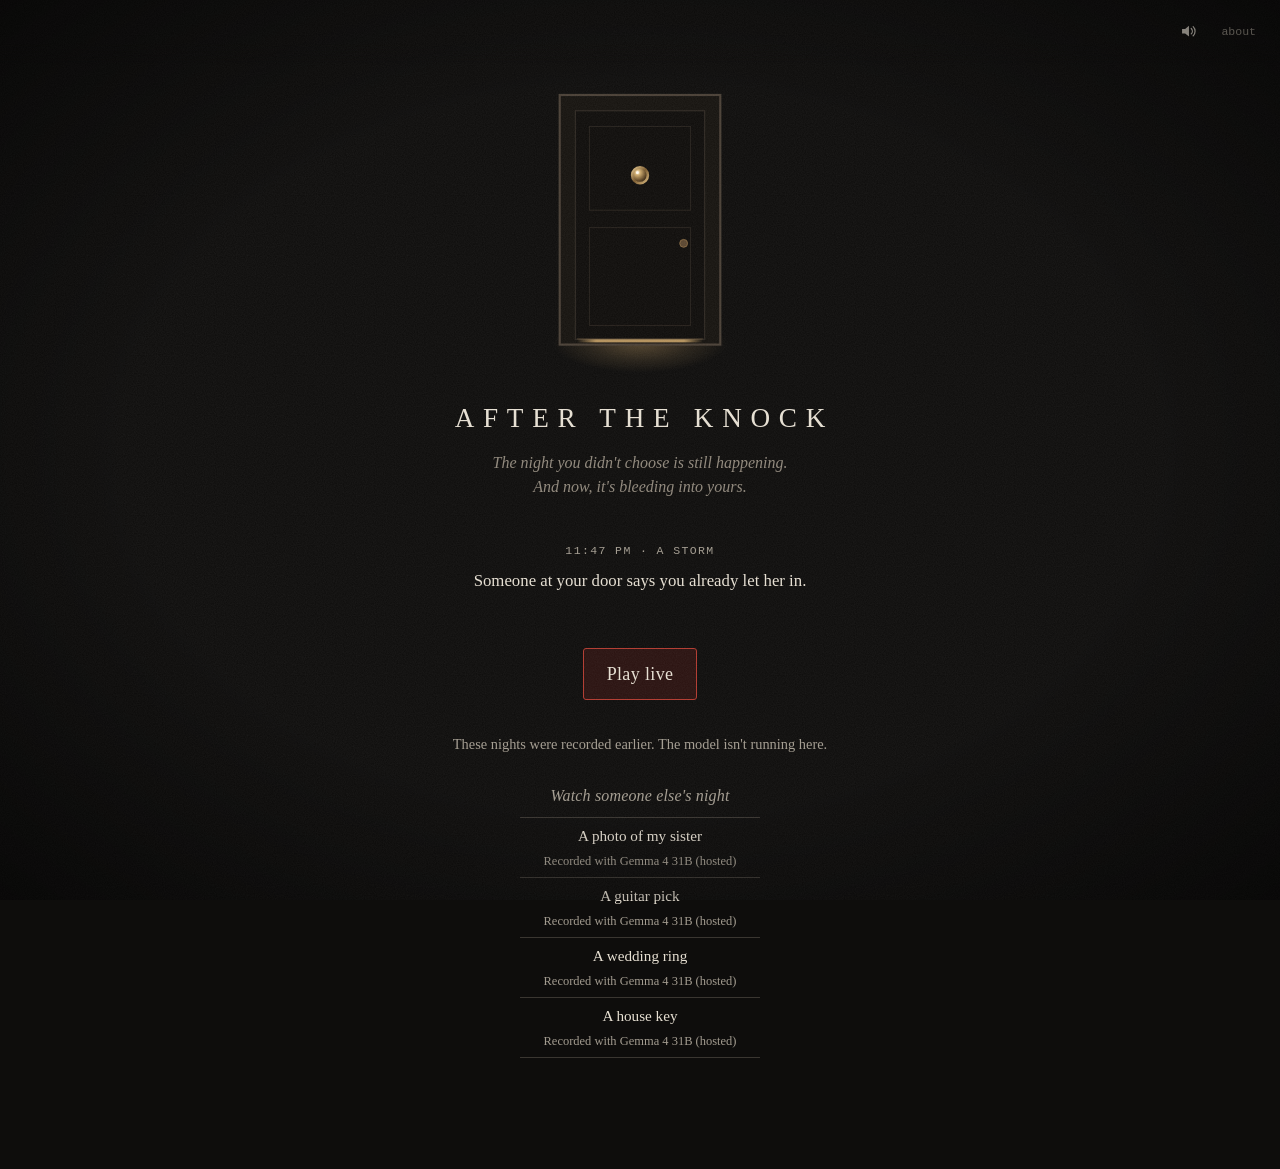
<file: site/index.html>
<!doctype html>
<html lang="en">
<head>
<meta charset="utf-8">
<meta name="viewport" content="width=device-width, initial-scale=1">
<title>After the Knock</title>
<meta name="description" content="The night you didn't choose is still happening.">
<meta property="og:title" content="After the Knock">
<meta property="og:description" content="The night you didn't choose is still happening.">
<link rel="preconnect" href="https://fonts.googleapis.com">
<!-- The handwriting font is only needed at a crossing: load it without blocking first paint. -->
<link rel="stylesheet" href="https://fonts.googleapis.com/css2?family=Caveat:wght@500&display=swap" media="print" onload="this.media='all'">
<noscript><link rel="stylesheet" href="https://fonts.googleapis.com/css2?family=Caveat:wght@500&display=swap"></noscript>
<link rel="stylesheet" href="style.css">
</head>
<body>
<header class="bar">
  <span class="mode" id="mode"></span>
  <span class="tools">
    <button class="tool sound-icon" id="sound-toggle" aria-pressed="true" aria-label="Sound" title="Sound on or off"><svg viewBox="0 0 24 24" aria-hidden="true" focusable="false"><path d="M4 9h4l5-4v14l-5-4H4z" fill="currentColor"/><path class="waves" d="M16 8.5a5 5 0 0 1 0 7M18.5 6a8.5 8.5 0 0 1 0 12" fill="none" stroke="currentColor" stroke-width="1.6" stroke-linecap="round"/><path class="slash" d="M16 9l6 6M22 9l-6 6" fill="none" stroke="currentColor" stroke-width="1.6" stroke-linecap="round"/></svg></button>
    <button class="tool" id="how" aria-expanded="false" aria-controls="drawer">about</button>
  </span>
</header>

<main id="stage">
  <section id="title" class="screen">
    <svg class="door" viewBox="0 0 220 330" aria-hidden="true" focusable="false">
      <defs>
        <linearGradient id="seam" x1="0" x2="1"><stop offset="0" stop-color="#f0c27a" stop-opacity="0"/><stop offset="0.15" stop-color="#f0c27a" stop-opacity="0.85"/><stop offset="0.85" stop-color="#f0c27a" stop-opacity="0.85"/><stop offset="1" stop-color="#f0c27a" stop-opacity="0"/></linearGradient>
        <radialGradient id="spill" cx="0.5" cy="0.5" r="0.5"><stop offset="0" stop-color="#f0c27a" stop-opacity="1"/><stop offset="0.6" stop-color="#f0c27a" stop-opacity="0.35"/><stop offset="1" stop-color="#f0c27a" stop-opacity="0"/></radialGradient>
        <radialGradient id="lens" cx="0.35" cy="0.32" r="0.75"><stop offset="0" stop-color="#fff4da"/><stop offset="0.25" stop-color="#c9a66a"/><stop offset="0.7" stop-color="#5e4524"/><stop offset="1" stop-color="#1e160d"/></radialGradient>
        <radialGradient id="lens-warm" cx="0.5" cy="0.5" r="0.5"><stop offset="0" stop-color="#ffe3a8"/><stop offset="0.55" stop-color="#f0c27a"/><stop offset="1" stop-color="#b9782e"/></radialGradient>
        <linearGradient id="rim" x1="0" y1="0" x2="1" y2="1"><stop offset="0" stop-color="#e2c48c"/><stop offset="0.5" stop-color="#7a5a2e"/><stop offset="1" stop-color="#d8b67a"/></linearGradient>
      </defs>
      <!-- light from the hallway behind the door, spilling onto the floor -->
      <ellipse class="spill" cx="110" cy="292" rx="100" ry="34" fill="url(#spill)"/>
      <rect x="18" y="8" width="184" height="286" fill="#16130f" stroke="#4a4036" stroke-width="2.5"/>
      <rect x="36" y="26" width="148" height="262" fill="#0f0d0b" stroke="#2c2620" stroke-width="1.5"/>
      <rect x="52" y="44" width="116" height="96" fill="none" stroke="#2a241e"/>
      <rect x="52" y="160" width="116" height="112" fill="none" stroke="#2a241e"/>
      <line class="edge" x1="38" y1="287.5" x2="182" y2="287.5" stroke="#f0c27a" stroke-width="1"/>
      <circle class="lens" cx="110" cy="100" r="9" fill="url(#lens)" stroke="url(#rim)" stroke-width="3"/>
      <circle class="lens-warm" cx="110" cy="100" r="7.5" fill="url(#lens-warm)"/>
      <circle cx="107" cy="97" r="1.6" fill="#fffaf0"/>
      <circle cx="160" cy="178" r="4.5" fill="#5a4630" stroke="#8a6c44" stroke-width="1"/>
      <rect class="seam" x="38" y="288" width="144" height="3.5" fill="url(#seam)"/>
    </svg>
    <h1>After the <span class="knock-word">Knock</span></h1>
    <p class="tagline">The night you didn't choose is still happening.<br>And now, it's bleeding into yours.</p>
    <p class="sub hook"><span class="clock">11:47 PM · A storm</span> Someone at your door says you already let her in.</p>
    <form id="start">
      <label for="pocket">What do you carry that you've never been able to throw away?</label>
      <input id="pocket" name="pocket" maxlength="60" autocomplete="off" placeholder="a ticket stub, your father's watch, nothing…">
      <button type="submit" class="cta" id="begin">Begin your night</button>
      <p class="start-status" id="start-status" role="status" aria-live="polite" hidden></p>
      <p class="start-fail" id="start-fail" hidden><button type="submit" class="linkish" id="start-retry">Try again</button><span aria-hidden="true"> · </span><button type="button" class="linkish" id="start-watch">Watch a recorded night</button></p>
    </form>
    <p id="play-live" class="play-live" hidden><a class="cta" href="https://knock-live.onrender.com/">Play live</a></p>
    <div id="static-note" class="static-note" hidden>
      <p class="small muted" id="static-why">These nights were recorded earlier. The model isn't running here.</p>
    </div>
    <div id="replays" class="replays" hidden>
      <p class="small" id="replays-head">Watch someone else's night</p>
      <ul id="replay-list"></ul>
    </div>
    <p class="small muted" id="status-line"></p>
  </section>

  <section id="scene" class="screen" hidden>
    <div id="history" class="history" aria-label="Earlier in the night"></div>
    <div id="current" class="current">
      <div id="text" class="text" aria-live="polite"></div>
      <div id="choices" class="choices"></div>
    </div>
  </section>
</main>


<section id="crossing-stage" class="crossing-stage" hidden aria-live="assertive"></section>

<div id="sound-card" class="sound-card" hidden role="status">
  <svg viewBox="0 0 48 48" aria-hidden="true" focusable="false"><path d="M10 28v-4a14 14 0 0 1 28 0v4" fill="none" stroke="currentColor" stroke-width="2"/><rect x="7" y="27" width="8" height="13" rx="3" fill="none" stroke="currentColor" stroke-width="2"/><rect x="33" y="27" width="8" height="13" rx="3" fill="none" stroke="currentColor" stroke-width="2"/></svg>
  <p id="sound-card-text">Best with headphones.</p>
  <p class="sound-card-hint" id="sound-card-hint">Listen for the knock.</p>
  <button class="cta small" id="sound-card-on" hidden>Turn sound on</button>
</div>
<aside id="drawer" class="drawer" hidden aria-label="Where this came from">
  <div class="drawer-bar"><button class="close-btn" id="drawer-close" aria-label="Close this panel">Close <span aria-hidden="true">✕</span></button></div>
  <div id="drawer-body"></div>
</aside>

<section id="map" class="map" hidden aria-label="Map of the night">
  <div class="map-head">
    <h2>The map</h2>
    <ul class="legend">
      <li><span class="key lived"></span>what you lived</li>
      <li><span class="key unlived"></span>what you didn't</li>
      <li><span class="key crossed"></span>what crossed over</li>
    </ul>
    <button class="linkish" id="map-graph-toggle" hidden>View as a graph</button>
    <button class="close-btn" id="map-close" aria-label="Close the map">Close <span aria-hidden="true">✕</span></button>
  </div>
  <div class="map-scroll">
    <svg id="map-svg" role="group" aria-label="Timelines and crossings"></svg>
    <div id="map-list" class="map-list" hidden></div>
  </div>
  <div id="map-intro" class="map-intro" hidden><p>There were other versions of tonight.</p><button class="linkish" id="map-skip">Skip</button></div>
  <div id="map-detail" class="map-detail" aria-live="off"></div>
  <p id="map-announce" class="sr-only" aria-live="polite"></p>
  <nav id="map-events" class="sr-only" aria-label="Every event in order"></nav>
</section>

<aside id="evidence" class="evidence" hidden aria-label="Evidence view">
  <div class="ev-head">
    <h2><button class="ev-title" id="evidence-title" title="Hide evidence">Evidence <span aria-hidden="true">▴</span></button></h2>
    <p class="small muted">Every model proposal, validator decision and commit in this run.</p>
    <button class="close-btn" id="evidence-close" aria-label="Close the evidence">Close <span aria-hidden="true">✕</span></button>
  </div>
  <div id="evidence-body"></div>
</aside>

<script src="causal.js"></script>
<script src="sound.js"></script>
<script src="reveal.js"></script>
<script>window.KNOCK_STATIC = true;</script>
<script src="app.js"></script>
</body>
</html>
</file>
<file: site/style.css>
:root {
  --bg: #0e0d0c;
  --bg-raised: #171513;
  --ink: #e6dfd2;
  --muted: #a39c90;
  --faint: #3a3631;
  --blood: #b23a2f;
  --blood-text: #d0574b;
  --blood-soft: rgba(178, 58, 47, 0.18);
  --shadow: #7f8d99;
  --serif: "Iowan Old Style", "Palatino Linotype", Palatino, "Book Antiqua", Georgia, serif;
  --mono: ui-monospace, "SF Mono", Menlo, Consolas, monospace;
  color-scheme: dark;
}

* { box-sizing: border-box; }
[hidden] { display: none !important; }
html, body { margin: 0; background: var(--bg); color: var(--ink); }
body {
  font-family: var(--serif);
  font-size: 1.125rem;
  line-height: 1.7;
  min-height: 100vh;
  -webkit-font-smoothing: antialiased;
}
button { font: inherit; color: inherit; background: none; border: 0; cursor: pointer; }
button:focus-visible, input:focus-visible { outline: 1px solid var(--muted); outline-offset: 3px; }

.bar {
  position: fixed; inset: 0 0 auto 0; z-index: 5;
  display: flex; justify-content: space-between; align-items: center;
  padding: 0.6rem 1rem; font-family: var(--mono); font-size: 0.72rem; letter-spacing: 0.04em;
  color: var(--muted); background: linear-gradient(var(--bg) 70%, transparent);
}
.bar .tool { padding: 0.2rem 0.5rem; color: var(--muted); }
.bar .tool[aria-pressed="true"] { color: var(--ink); }
.mode .tag, .tag {
  font-family: var(--mono); font-size: 0.68rem; letter-spacing: 0.08em; text-transform: uppercase;
  border: 1px solid var(--faint); padding: 0.05rem 0.4rem; border-radius: 2px; color: var(--muted);
}
.mode .tag.replay { color: var(--shadow); border-color: var(--shadow); }
.mode .tag.live { color: var(--ink); }

main { max-width: 36rem; margin: 0 auto; padding: 5.5rem 1rem 6rem; }
.screen[hidden] { display: none; }

h1 { font-weight: normal; font-size: 2.4rem; letter-spacing: 0.01em; margin: 3rem 0 0.25rem; }
h2 { font-weight: normal; font-size: 1.2rem; margin: 0; }
.sub { color: var(--muted); margin-top: 0; }
.tagline { font-family: var(--serif); font-style: italic; font-size: 1.15rem; color: var(--muted); margin: 0 0 1.1rem; }
.small { font-size: 0.9rem; }
.muted { color: var(--muted); }

form { margin: 3rem 0 2rem; display: grid; gap: 0.8rem; }
label { font-style: italic; }
input {
  font: inherit; color: var(--ink); background: transparent; border: 0;
  border-bottom: 1px solid var(--faint); padding: 0.4rem 0; width: 100%;
}
input::placeholder { color: #8a8378; }
.primary {
  justify-self: start; margin-top: 0.6rem; padding: 0.35rem 0;
  border-bottom: 1px solid var(--muted); letter-spacing: 0.02em;
}
.primary:hover { border-color: var(--ink); }
.primary:disabled { opacity: 0.4; cursor: default; }

.static-note { margin: 2rem 0 0.4rem; }
.static-note p { margin: 0 0 0.6rem; }
.replays ul { list-style: none; padding: 0; margin: 0.4rem 0 0; }
.replays li button {
  text-align: left; padding: 0.3rem 0; color: var(--muted); font-size: 0.95rem;
}
.replays li button:hover { color: var(--ink); }

.text p { margin: 0 0 1.2rem; opacity: 0; transform: translateY(4px); animation: in 0.9s ease forwards; }
@keyframes in { to { opacity: 1; transform: none; } }

.choices { margin-top: 2.2rem; display: grid; gap: 0.5rem; opacity: 0; animation: in 0.6s ease forwards; }
.choices button {
  text-align: left; padding: 0.3rem 0; color: var(--muted); transition: color 0.2s;
}
.choices button::before { content: "→ "; color: var(--faint); }
.choices button:hover, .choices button:focus-visible { color: var(--ink); }
.choices button:disabled { opacity: 0.3; cursor: default; }

.waiting { color: var(--muted); font-style: italic; animation: breathe 1.6s ease-in-out infinite; }
@keyframes breathe { 50% { opacity: 0.35; } }

/* The intrusion */
.kind-crossing .text p { animation-duration: 1.4s; }
.ink {
  color: var(--blood); font-style: italic; letter-spacing: 0.04em; white-space: nowrap;
  border-bottom: 1px dotted var(--blood); padding: 0 0.1rem;
  animation: bleed 2.4s ease-out both;
}
.ink:hover { background: var(--blood-soft); }
@keyframes bleed {
  0% { filter: blur(6px); opacity: 0; }
  60% { filter: blur(1px); opacity: 1; }
  100% { filter: none; }
}
.trace-hint {
  display: inline-block; margin-top: 0.4rem; font-family: var(--mono); font-size: 0.72rem;
  color: var(--blood); letter-spacing: 0.06em; opacity: 0; animation: in 1s ease 2.2s forwards;
}
body.flicker main { animation: flicker 0.9s steps(2) 1; }
@keyframes flicker { 0%, 30%, 60% { opacity: 1; } 15%, 45% { opacity: 0.2; } }

/* Drawer: trace and event detail */
.drawer {
  position: fixed; z-index: 20; top: 0; right: 0; bottom: 0; width: min(30rem, 100vw);
  background: var(--bg-raised); border-left: 1px solid var(--faint);
  padding: 2.5rem 1.25rem 2rem; overflow-y: auto; font-size: 0.95rem;
  box-shadow: -20px 0 60px rgba(0, 0, 0, 0.6);
}
.drawer[hidden], .map[hidden], .evidence[hidden] { display: none; }
.close { position: absolute; top: 0.6rem; right: 0.9rem; font-size: 1.4rem; color: var(--muted); line-height: 1; }
.close:hover { color: var(--ink); }
.drawer h3 { font-weight: normal; font-size: 1.05rem; margin: 1.4rem 0 0.4rem; }
.drawer .kicker { font-family: var(--mono); font-size: 0.7rem; letter-spacing: 0.08em; text-transform: uppercase; color: var(--muted); }
.drawer .quote { border-left: 2px solid var(--blood); padding-left: 0.8rem; margin: 0.6rem 0; }
.drawer .shadowq { border-left-color: var(--shadow); }
.facts, .attempts { list-style: none; padding: 0; margin: 0; font-family: var(--mono); font-size: 0.78rem; line-height: 1.5; }
.facts li, .attempts li { padding: 0.35rem 0; border-top: 1px solid var(--faint); overflow-wrap: anywhere; }
.ok { color: #8fb38a; }
.bad { color: var(--blood); }
.fb { color: #c7a55b; }
code, pre { font-family: var(--mono); font-size: 0.78rem; }
pre { white-space: pre-wrap; overflow-wrap: anywhere; margin: 0.3rem 0 0; color: var(--muted); }

/* Map */
.map {
  position: fixed; inset: 0; z-index: 15; background: var(--bg);
  display: grid; grid-template-rows: auto 1fr; padding: 3rem 1rem 1rem;
}
.map-head { position: relative; width: 100%; max-width: 72rem; margin: 0 auto 1rem; padding-right: 2.5rem; display: flex; flex-wrap: wrap; align-items: baseline; gap: 0.6rem 2rem; }
.map-head .close { top: -0.3rem; right: 0; }
.legend { list-style: none; display: flex; flex-wrap: wrap; gap: 0.4rem 1.4rem; margin: 0; padding: 0; font-size: 0.9rem; color: var(--muted); }
.legend .key { display: inline-block; width: 12px; height: 12px; border-radius: 50%; margin-right: 0.45rem; vertical-align: -1px; }
.legend .lived { background: var(--ink); }
.legend .unlived { border: 1.5px solid var(--shadow); }
.legend .crossed { width: 22px; height: 0; border-radius: 0; border-top: 2px dashed var(--blood); vertical-align: 3px; }
.map-scroll { overflow: auto; width: 100%; max-width: 100%; display: flex; justify-content: center; align-items: flex-start; }
#map-svg { display: block; flex: none; font-family: var(--mono); }
#map-svg .lane-label { fill: var(--muted); font-size: 13px; letter-spacing: 0.02em; font-family: var(--serif); font-style: italic; }
#map-svg .lane { stroke: var(--faint); stroke-width: 1.5; fill: none; }
#map-svg .lane.shadow { stroke-dasharray: 2 5; stroke: var(--shadow); opacity: 0.7; }
#map-svg .node { cursor: pointer; outline: none; }
#map-svg .node .hit { fill: transparent; }
#map-svg .node .dot { stroke-width: 2; transition: r 0.15s; }
#map-svg .node:hover .dot, #map-svg .node:focus .dot { r: 12; }
#map-svg .node:focus-visible .hit { stroke: var(--ink); stroke-width: 1; }
#map-svg .node.canonical .dot { fill: var(--ink); stroke: var(--ink); }
#map-svg .node.shadow .dot { fill: var(--bg); stroke: var(--shadow); }
#map-svg .node.fallback .dot { stroke-dasharray: 3 2; }
#map-svg .node.intrusion .dot, #map-svg .node.origin .dot { stroke: var(--blood); }
#map-svg .node.intrusion .dot { fill: var(--blood); }
#map-svg .eid { fill: var(--muted); font-size: 13px; }
#map-svg .thread { stroke: var(--blood); stroke-width: 2; fill: none; stroke-dasharray: 1; stroke-dashoffset: 0; }
@keyframes thread-draw { from { stroke-dashoffset: 1; } to { stroke-dashoffset: 0; } }
.map-tip {
  position: absolute; z-index: 2; max-width: 250px; padding: 0.45rem 0.6rem; font-size: 0.9rem; line-height: 1.4;
  background: var(--bg-raised); border: 1px solid var(--faint); border-radius: 3px; pointer-events: none;
}

/* Evidence */
.evidence {
  position: fixed; z-index: 25; left: 0; top: 0; bottom: 0; width: min(34rem, 100vw);
  background: #0b0a09; border-right: 1px solid var(--faint); padding: 2.5rem 1rem 2rem; overflow-y: auto;
}
.ev-head { position: relative; margin-bottom: 1rem; }
.ev-head .close { top: -0.3rem; right: 0; }
.ev { font-family: var(--mono); font-size: 0.74rem; line-height: 1.5; border-top: 1px solid var(--faint); padding: 0.5rem 0; overflow-wrap: anywhere; }
.ev .head { color: var(--muted); }

@media (max-width: 40rem) {
  body { font-size: 1.05rem; }
  main { padding-top: 6.5rem; }
  .bar { align-items: flex-start; gap: 0.5rem; }
  h1 { font-size: 2rem; margin-top: 1.5rem; }
  .drawer { top: auto; height: 78vh; width: 100vw; border-left: 0; border-top: 1px solid var(--faint); }
}
@media (prefers-reduced-motion: reduce) {
  *, *::before, *::after { animation-duration: 0.01ms !important; animation-delay: 0ms !important; }
}

/* The staged crossing */
.crossing-stage {
  position: fixed; inset: 0; z-index: 30; display: grid; place-items: center; padding: 1.5rem 1rem;
  background: rgba(8, 7, 6, 0.94); animation: in 0.8s ease both; overflow-y: auto;
}
body.staged main { filter: blur(2px) brightness(0.5); }
.stage-inner { max-width: 30rem; width: 100%; text-align: center; }
.stage-before { color: var(--muted); font-style: italic; margin: 0 0 1.4rem; }
@keyframes write { to { stroke-dashoffset: 0; } }
@keyframes ink-in { to { fill: currentColor; stroke-width: 0.4; } }
.stage-after { margin: 0 0 1rem; opacity: 0; animation: in 1s ease 3s forwards; }
.stage-color { color: var(--muted); margin: 0 0 1.4rem; opacity: 0; animation: in 1s ease 3.6s forwards; }
.stage-go { opacity: 0; animation: in 0.6s ease 3.8s forwards; justify-self: center; }
.crossing-stage.instant *, 
.play-live { margin: 2.5rem 0 1rem; }
.play-live a { color: var(--ink); text-decoration: none; display: inline-block; }
.linkish { font-family: var(--mono); font-size: 0.72rem; letter-spacing: 0.04em; color: var(--muted); text-decoration: underline; text-underline-offset: 3px; padding: 0.4rem 0.2rem; }
.linkish:hover { color: var(--ink); }
.drawer a { color: var(--ink); }

/* History of the night: earlier scenes stay, fainter; the option you didn't take is struck through */
.history .past { color: var(--muted); padding-bottom: 1.4rem; margin-bottom: 1.8rem; border-bottom: 1px solid var(--faint); }
.history .past p { margin: 0 0 1rem; animation: none; opacity: 1; transform: none; }
.history .past .ink { animation: none; }
.past-choices { list-style: none; padding: 0; margin: 1rem 0 0; font-size: 0.95rem; }
.past-choices li { padding: 0.15rem 0; }
.past-choices .taken { color: var(--ink); }
.past-choices .taken::before { content: "→ "; color: var(--muted); }
.past-choices .not-taken { color: #8a8378; text-decoration: line-through; text-decoration-thickness: 1px; }
.past-choices .not-taken { margin-left: 1.15rem; }
.current { scroll-margin-top: 5rem; min-height: 60vh; }
.current.fade-in { animation: in 0.7s ease both; }
.text.typing p { animation: none; opacity: 1; transform: none; }
.choices button { min-height: 44px; display: flex; align-items: center; gap: 0.6rem; width: 100%; }
.choices button::before { content: none; }
.choices .num {
  flex: none; font-family: var(--mono); font-size: 0.72rem; color: var(--muted); border: 1px solid var(--faint);
  border-radius: 3px; width: 1.4rem; height: 1.4rem; display: inline-grid; place-items: center;
}
.choices button:hover .num, .choices button:focus-visible .num { color: var(--ink); border-color: var(--muted); }
/* The time over a scene, in the landing's style. */
.stamp { font-family: var(--mono); font-size: 0.72rem; letter-spacing: 0.12em; color: var(--muted); margin: 0 0 0.7rem; }

/* Grain and vignette (static; no motion) */
body::after {
  content: ""; position: fixed; inset: 0; pointer-events: none; z-index: 40;
  background:
    radial-gradient(ellipse at center, transparent 55%, rgba(0, 0, 0, 0.55) 100%),
    url("data:image/svg+xml;utf8,<svg xmlns='http://www.w3.org/2000/svg' width='160' height='160'><filter id='n'><feTurbulence type='fractalNoise' baseFrequency='0.9' numOctaves='2' stitchTiles='stitch'/><feColorMatrix values='0 0 0 0 1  0 0 0 0 1  0 0 0 0 1  0 0 0 0.06 0'/></filter><rect width='100%' height='100%' filter='url(%23n)'/></svg>");
}
@media (prefers-reduced-motion: reduce) { body.flicker main { animation: none; } }

/* Accessibility: readable red text, visible focus everywhere, 44px targets */
.ink, .trace-hint, .bad { color: var(--blood-text); }
.ink { border-bottom-color: var(--blood-text); }
:focus-visible { outline: 2px solid var(--ink) !important; outline-offset: 3px; }
.bar .tool, .linkish, .replays li button, .close, .chip { min-height: 44px; min-width: 44px; }
.close { display: grid; place-items: center; }
.replays li button { display: flex; align-items: center; }

/* Header, replays only: the "recorded night" tag; what it means opens on tap */
.mode { display: flex; align-items: center; gap: 0.5rem; position: relative; }
.chip { font: inherit; color: inherit; padding: 0 0.2rem; display: inline-flex; align-items: center; }
.mode .detail { display: none; color: var(--muted); }
.mode.open .detail {
  display: block; position: absolute; top: 2.6rem; left: 0; width: min(22rem, calc(100vw - 2rem));
  background: var(--bg-raised); border: 1px solid var(--faint); padding: 0.6rem 0.7rem; line-height: 1.5; z-index: 6;
}

/* Memory-first crossing details */
.drawer .memory { font-size: 1.12rem; line-height: 1.65; font-style: normal; }
.route { list-style: none; padding: 0; margin: 1rem 0 1.2rem; }
.route li { padding: 0.45rem 0 0.45rem 1.4rem; position: relative; }
.route li::before { content: ""; position: absolute; left: 0.3rem; top: 0.95rem; width: 0.5rem; height: 0.5rem; border-radius: 50%; border: 1.5px solid var(--shadow); }
.route li + li::before { background: var(--blood); border-color: var(--blood); }
.route li + li::after { content: ""; position: absolute; left: 0.52rem; top: -0.35rem; height: 1.1rem; border-left: 1.5px dashed var(--blood); }
.route-k { display: block; font-family: var(--mono); font-size: 0.7rem; letter-spacing: 0.08em; text-transform: uppercase; color: var(--muted); }
.proof { margin-top: 1rem; border-top: 1px solid var(--faint); padding-top: 0.6rem; }
.proof summary { cursor: pointer; font-family: var(--mono); font-size: 0.8rem; color: var(--muted); padding: 0.6rem 0; min-height: 44px; display: flex; align-items: center; }
.proof summary:hover { color: var(--ink); }
.ev-summary { border: 1px solid var(--faint); padding: 0.6rem 0.9rem; margin-bottom: 1rem; font-size: 0.95rem; }
.ev-summary p { margin: 0 0 0.4rem; }
.ev-summary ol { margin: 0; padding-left: 1.2rem; }

/* Replay presentation */
.choices .recorded { color: var(--ink); }
.choices .recorded::after { content: none; }
.rec-k { display: block; font-family: var(--mono); font-size: 0.68rem; letter-spacing: 0.1em; text-transform: uppercase; color: var(--shadow); }
.not-taken-note { margin: 0.4rem 0 0 2rem; font-size: 0.9rem; color: #8a8378; }
.mode .detail a { color: var(--ink); }

/* Primary call to action */
.cta {
  justify-self: start; margin-top: 0.8rem; min-height: 48px; padding: 0.6rem 1.4rem;
  background: #2a1210; border: 1px solid var(--blood); color: var(--ink); border-radius: 3px; letter-spacing: 0.02em;
}
.cta:hover { background: #3a1612; }
.cta:disabled { opacity: 0.5; cursor: default; }
input::placeholder { color: #a39c90; }
label[for="pocket"] { color: var(--ink); }
/* One word of dried blood: quieter than the clickable ink red, still AA on the background (4.8:1). */
label[for="pocket"] .tonight { color: #b9675e; }

/* Motion: routine transitions are quick; long effects are kept for crossings and the map reveal */
.text p { animation-duration: 0.35s !important; }
.choices { animation-duration: 0.3s; }
.current.fade-in { animation-duration: 0.35s; }
.trace-hint { animation-delay: 0s; animation-duration: 0.3s; }

/* Map reveal */
.map [data-stage] { transition: opacity 0.9s ease; }
.map.revealing [data-stage]:not(.on) { opacity: 0; }
.map.revealing .thread:not(.on) { stroke-dashoffset: 1; }
.map.revealing .thread.on { animation: thread-draw 1.5s ease-in-out both; }
.map-intro {
  position: absolute; inset: 0; display: grid; place-content: center; text-align: center; gap: 1.2rem; z-index: 3;
  background: var(--bg); animation: in 1s ease both;
}
.map-intro p { font-size: clamp(1.3rem, 3vw, 1.9rem); font-style: italic; margin: 0; }
#map-svg .fork-label { fill: var(--ink); font-size: 13px; font-family: var(--serif); font-style: italic; opacity: 0.85; }
#map-svg .lane-label { font-size: 14px; }

/* Map on phones: nights as cards */
.map-list { width: 100%; max-width: 32rem; margin: 0 auto; padding-bottom: 3rem; }
.night-card { border-left: 2px solid var(--ink); padding: 0.2rem 0 0.2rem 0.9rem; margin: 0 0 1rem; }
.night-card.other { border-left: 2px dashed var(--shadow); }
.night-card h3 { font-weight: normal; font-style: italic; font-size: 1rem; margin: 0 0 0.3rem; color: var(--muted); }
.night-card ol { list-style: none; margin: 0; padding: 0; }
.ev-row { width: 100%; text-align: left; min-height: 44px; padding: 0.5rem 0; color: var(--ink); line-height: 1.4; border-bottom: 1px solid var(--faint); }
.night-card.other .ev-row { color: #c9c2b6; }
.ev-row.crossing { color: var(--blood-text); }
.xmark { display: block; font-family: var(--mono); font-size: 0.72rem; letter-spacing: 0.06em; text-transform: uppercase; margin-top: 0.2rem; }
.fork-note { font-style: italic; color: var(--muted); margin: 0.2rem 0 1rem; font-size: 0.95rem; }
.afterword button { color: var(--ink); }
.afterword .afterword-how { color: var(--muted); font-size: 0.85rem; margin-top: 0.8rem; }
#map-svg[hidden] { display: none; }

/* Landing: one closed door, light under it, a peephole that catches the light */
.door { display: block; width: 12rem; height: auto; margin: 0 0 -1.6rem; overflow: visible; }
/* Light from the hallway: a lit seam, a faint edge, a low spill on the floor. Brighter on Begin hover/focus. */
.door .seam { opacity: 0.85; transition: opacity 0.6s ease; }
.door .edge { opacity: 0.25; transition: opacity 0.6s ease; }
.door .spill { opacity: 0.3; transition: opacity 0.6s ease; }
.door.lit .seam { opacity: 1; }
.door.lit .edge { opacity: 0.45; }
.door.lit .spill { opacity: 0.4; }
/* Someone steps up to the peephole once you start typing: the lens warms (fades in 400ms, out 600ms). */
.door .lens-warm { opacity: 0; transition: opacity 0.6s ease-out; }
.door .lens { transition: filter 0.6s ease-out; }
.door.warm .lens-warm { opacity: 0.9; transition: opacity 0.4s ease-in; }
.door.warm .lens { filter: drop-shadow(0 0 5px rgba(240, 194, 122, 0.85)); transition: filter 0.4s ease-in; }
@media (max-width: 40rem) { .door { width: 8.5rem; margin-bottom: -1.1rem; } }
@media (prefers-reduced-motion: reduce) { .door .seam, .door .edge, .door .spill, .door .lens, .door .lens-warm { transition: none !important; } }
input::placeholder { color: #8f887c; font-style: italic; }
@media (max-width: 40rem) {
}

/* ---------- final polish ---------- */
.sr-only { position: absolute !important; width: 1px; height: 1px; padding: 0; margin: -1px; overflow: hidden; clip: rect(0 0 0 0); white-space: nowrap; border: 0; }
.sr-only:focus-within { position: fixed !important; width: auto; height: auto; clip: auto; inset: 1rem; z-index: 50; background: var(--bg-raised); padding: 1rem; overflow: auto; white-space: normal; }

/* Pacing: routine text fades quickly; slow effects only for crossings and the map. */
.text p { animation: in 0.25s ease both !important; opacity: 1; }
.current.fade-in { animation-duration: 0.25s; }
.choices { animation: in 0.2s ease both; }
body.instant-text .text p, body.instant-text .current.fade-in, body.instant-text .choices { animation: none !important; }
body.instant-text main { animation: none !important; }

/* Crossing stage: "Go on" appears and takes focus the moment the mark is written. */
.stage-go { opacity: 0; animation: none; pointer-events: none; }
.crossing-stage.ready .stage-go, .crossing-stage.instant .stage-go { opacity: 1; pointer-events: auto; transition: opacity 0.2s; }
.stage-after { animation-delay: 2.9s; }
.stage-color { animation-delay: 3.1s; }

/* Map anchors and threads */
#map-svg .node .hit { fill: transparent; }
#map-svg .node .dot { stroke-width: 1.5; }
#map-svg .node.anchor .dot { stroke-width: 3; }
#map-svg .node.canonical.anchor .dot { fill: var(--blood); stroke: #e98a7e; }
#map-svg .node.shadow.anchor .dot { fill: var(--bg); stroke: #e98a7e; }
#map-svg .node:hover .dot, #map-svg .node:focus .dot { r: 9; }
#map-svg .node.anchor:hover .dot, #map-svg .node.anchor:focus .dot, #map-svg .node.selected .dot { r: 11; }
#map-svg .node.selected .hit { stroke: var(--ink); stroke-width: 1.5; stroke-dasharray: 3 3; }
#map-svg .thread { stroke-width: 3.5; opacity: 0.75; }
#map-svg .thread.lit { opacity: 1; stroke: #e98a7e; filter: drop-shadow(0 0 4px rgba(233, 138, 126, 0.6)); }
#map-svg .cross-label { fill: var(--blood-text); font-family: var(--mono); font-size: 12px; letter-spacing: 0.1em; }
#map-svg .lane-label { fill: var(--ink); font-family: var(--mono); font-style: normal; font-size: 13px; letter-spacing: 0.04em; }
#map-svg .lane-label.other { fill: #b9c3cc; }
.map { grid-template-rows: auto 1fr auto; overflow-y: auto; }
.map-detail {
  max-width: 44rem; width: 100%; margin: 0.6rem auto 0; padding: 0.9rem 1.1rem; min-height: 7.5rem;
  border: 1px solid var(--faint); background: var(--bg-raised);
}
.map-detail .kicker { font-family: var(--mono); font-size: 0.72rem; letter-spacing: 0.1em; color: var(--blood-text); margin: 0 0 0.3rem; }
.map-detail .detail-title { font-size: 1.1rem; margin: 0 0 0.4rem; }
.map-detail .detail-route { color: var(--muted); font-size: 0.95rem; margin: 0 0 0.6rem; }
.map-detail .detail-route b { color: var(--ink); font-weight: normal; font-family: var(--mono); font-size: 0.72rem; letter-spacing: 0.08em; text-transform: uppercase; margin-right: 0.4rem; }
.ink-text { color: var(--blood-text); font-style: italic; }
.cta.small { min-height: 44px; padding: 0.4rem 1rem; margin-right: 1rem; }
.tool[aria-pressed="false"] { color: var(--muted); }

/* Props */
.prop-wrap { width: min(26rem, 100%); margin: 0 auto 1.4rem; transform: rotate(-1.5deg); filter: drop-shadow(0 18px 40px rgba(0, 0, 0, 0.7)); }
.prop-wrap.keytag { transform: rotate(2deg); }
.prop { display: block; width: 100%; height: auto; overflow: visible; }
.prop .printed { font-family: ui-monospace, "SF Mono", Menlo, monospace; fill: #5f5545; font-size: 13px; letter-spacing: 0.08em; }
.prop .printed.small { font-size: 11px; letter-spacing: 0.14em; }
.prop .printed.serial { fill: #a99e86; font-size: 11px; }
.prop .printed.route { font-size: 12.5px; }
.prop-wrap.keytag .printed { fill: #2a2014; font-family: "Arial Black", "Helvetica Neue", Arial, sans-serif; font-weight: 900; font-size: 24px; letter-spacing: 0.16em; }
.prop .ink-hand {
  font-family: "Caveat", "Segoe Script", "Bradley Hand", cursive; color: #6b3220;   /* old ink, gone brown */
  fill: transparent; stroke: #6b3220; stroke-width: 1.2; stroke-dasharray: 900; stroke-dashoffset: 900;
  animation: write 2.2s cubic-bezier(.5,.1,.4,1) 0.4s forwards, ink-in 0.6s ease 2.4s forwards;
}
.crossing-stage.instant .prop .ink-hand { animation: none !important; fill: currentColor; stroke-dashoffset: 0; stroke-width: 0.4; }

/* Flashback memories */
.flash-night { font-family: var(--mono); font-size: 0.75rem; letter-spacing: 0.06em; color: #b9c3cc; margin: 0.4rem 0 0.4rem; text-transform: uppercase; }
.flashback { border-left: 2px dashed var(--shadow); padding-left: 0.9rem; margin: 0 0 0.6rem; font-style: italic; color: #d9d2c5; }
.flashback p { margin: 0 0 0.45rem; line-height: 1.55; }
.flashback p:last-child { color: var(--ink); font-style: normal; }
.flash-close { margin: 0.4rem 0 0.2rem; }

#drawer-body:focus { outline: none !important; }    /* a reading container, focused only so screen readers start at the memory */
a.cta { display: inline-flex; align-items: center; text-decoration: none; }

/* One scroll region: the overlay. The graph is sized to fit; only an explicitly widened phone graph scrolls sideways. */
.map { overflow-y: auto; overflow-x: hidden; }
.map-scroll { overflow: visible; }
.map-scroll.wide { overflow-x: auto; justify-content: flex-start; }
#map-svg { max-width: 100%; }
.map-scroll.wide #map-svg { max-width: none; }

.prop .printed.faded { fill: #9a907c; font-size: 11px; }
.tools { position: relative; display: flex; gap: 0.2rem; }

/* The power cut: a brief darkening, nothing more. */
body.blackout main { animation: blackout 1.3s ease both; }
@keyframes blackout { 0% { opacity: 1; } 12% { opacity: 0.08; } 70% { opacity: 0.08; } 100% { opacity: 1; } }
body.instant-text.blackout main { animation: none; }
/* The header (status, sound, about, evidence) stays reachable above the crossing stage. */
.bar { z-index: 35; }
/* With animations off (Show text immediately / reduced motion), nothing may stay at its pre-fade opacity. */
body.instant-text .choices, body.instant-text .text p, body.instant-text .stage-after,
body.instant-text .stage-color, body.instant-text .trace-hint { opacity: 1 !important; transform: none !important; }
@media (prefers-reduced-motion: reduce) {
  .choices, .text p, .stage-after, .stage-color, .trace-hint { opacity: 1 !important; transform: none !important; }
}

/* Evidence: a toggle, with collapsible groups */
.ev-title { font: inherit; color: inherit; padding: 0; display: inline-flex; gap: 0.4rem; align-items: center; min-height: 44px; }
.ev-title span { font-size: 0.8rem; color: var(--muted); }
.ev-group { border-top: 1px solid var(--faint); }
.ev-group summary {
  cursor: pointer; list-style: none; display: flex; justify-content: space-between; align-items: center; gap: 1rem;
  min-height: 44px; padding: 0.4rem 0; font-size: 0.95rem;
}
.ev-group summary::-webkit-details-marker { display: none; }
.ev-group summary::before { content: "\25B8"; color: var(--muted); margin-right: 0.5rem; transition: transform 0.15s; }
.ev-group[open] summary::before { transform: rotate(90deg); }
.ev-group summary span:first-child { flex: 1; }
.ev-counts { font-family: var(--mono); font-size: 0.72rem; color: var(--muted); white-space: nowrap; }
.evidence { padding-top: 3.6rem; }   /* the panel's title sits below the header bar, so it can be clicked */

#how[aria-expanded="true"] { color: var(--ink); }
@media (max-width: 40rem) {
  body.drawer-from-story main { padding-bottom: 85vh; }   /* room to scroll an in-story opener above the sheet */
}

/* Engraved (metal) and scratched (small solids) marks: thin light strokes that draw in, no ink. */
.prop .engrave, .prop .scratch {
  font-family: "Caveat", "Segoe Script", "Bradley Hand", cursive; fill: transparent;
  stroke-dasharray: 900; stroke-dashoffset: 900;
  animation: write 2.2s cubic-bezier(.5,.1,.4,1) 0.4s forwards;
}
.prop .engrave { stroke: #241906; stroke-width: 1.6; paint-order: stroke; }
.crossing-stage .prop .engrave { animation: write 2.2s cubic-bezier(.5,.1,.4,1) 0.4s forwards, cut-in 0.6s ease 2.4s forwards; }
.crossing-stage.instant .prop .engrave { fill: rgba(36, 25, 6, 0.55); }
@keyframes cut-in { to { fill: rgba(36, 25, 6, 0.55); } }
.prop .scratch { stroke: #e2d8c3; stroke-width: 1.1; opacity: 0.7; }   /* worn, not fresh */
/* The raised lip beside a hand-scratched groove: a faint highlight, offset up and left. */
.prop .etch-lip { stroke: rgba(255, 244, 214, 0.55) !important; fill: transparent !important; stroke-width: 0.7 !important; }
.prop .etch-lip.scratch { stroke: rgba(0, 0, 0, 0.45) !important; }
.prop .scratch.chalk { stroke: #e8e0cf; stroke-width: 1.4; }
.prop .printed.own { fill: #8f887c; font-size: 11px; letter-spacing: 0.14em; }
.crossing-stage.instant .prop .engrave, .crossing-stage.instant .prop .scratch { animation: none !important; stroke-dashoffset: 0; }



/* A close button you can't miss: labelled, bordered, pinned to the top of its panel. */
.close-btn {
  position: sticky; top: 0; z-index: 3; float: right; display: inline-flex; align-items: center; gap: 0.45rem;
  min-height: 40px; padding: 0.35rem 0.85rem; margin: -1.6rem 0 0.6rem 0.8rem;
  font-family: var(--mono); font-size: 0.8rem; letter-spacing: 0.06em; color: var(--ink);
  background: var(--bg-raised); border: 1px solid #6b6358; border-radius: 999px; cursor: pointer;
  box-shadow: 0 4px 14px rgba(0, 0, 0, 0.5);
}
.close-btn span { font-size: 0.9rem; line-height: 1; }
.close-btn:hover, .close-btn:focus-visible { border-color: var(--ink); background: #24201c; }
.map-head .close-btn { position: absolute; top: -0.4rem; right: 0; float: none; margin: 0; }
.ev-head .close-btn { position: absolute; top: -0.4rem; right: 0; float: none; margin: 0; }
.drawer { padding-top: 2.6rem; }
@media (min-width: 40.01rem) {
  .drawer { top: 3.4rem; padding-top: 2.2rem; border-top: 1px solid var(--faint); }   /* below the header, so Close stays reachable */
}

/* The drawer's Close sits in a pinned bar with its own background; content scrolls under it. */
.drawer { padding-top: 0 !important; }
.drawer-bar {
  position: sticky; top: 0; z-index: 3; display: flex; justify-content: flex-end;
  margin: 0 -1.25rem 0.6rem; padding: 0.7rem 1.25rem 0.6rem; background: var(--bg-raised);
  border-bottom: 1px solid var(--faint);
}
.drawer-bar .close-btn { position: static; float: none; margin: 0; box-shadow: none; }
.ev-head { position: sticky; top: -2.5rem; z-index: 3; background: #0b0a09; padding: 0.4rem 0 0.6rem; }
.evidence { top: 3.4rem; padding-top: 0 !important; border-top: 1px solid var(--faint); }
.ev-head { top: 0; padding-top: 0.9rem; }

/* Landing as a title card: the door, the name in spaced capitals and the tagline form one centred
   mark; the hook below it is the first scene (the time, then the line); then the question. */
#title { text-align: center; }
#title .door { margin: 0 auto -1.2rem; }
#title h1 { text-transform: uppercase; letter-spacing: 0.32em; padding-left: 0.32em; font-size: 1.7rem; margin: 2.4rem 0 0.6rem; }
#title .tagline { font-size: 1rem; line-height: 1.5; color: #8f877b; margin: 0 auto 2.6rem; }
#title .hook { color: var(--ink); font-size: 1.05rem; max-width: 30rem; margin: 0 auto 0.6rem; }
#title .hook .clock { display: block; font-family: var(--mono); font-size: 0.72rem; letter-spacing: 0.12em; text-transform: uppercase; color: var(--muted); margin-bottom: 0.4rem; }
#title form { max-width: 30rem; margin-left: auto; margin-right: auto; }
#title label { display: block; }
#title input { text-align: center; }
#title form .cta { justify-self: center; }
#title .replays { max-width: 34rem; margin-left: auto; margin-right: auto; }
/* Recorded nights: a short centred column; the dividers are quiet separators, not rules across the page. */
#title .replays ul { max-width: 15rem; margin-left: auto; margin-right: auto; }
.night { border-top: 1px solid var(--faint); }
.night:last-child { border-bottom: 1px solid var(--faint); }
#title .night button { width: 100%; justify-content: center; text-align: center; min-height: 48px; color: var(--ink); }
#title .night button:hover { text-decoration: underline; text-underline-offset: 4px; }
#title .night button { flex-direction: column; align-items: center; gap: 0.15rem; }
#title .night .night-model { font-size: 0.78rem; color: var(--muted); text-decoration: none; display: block; }
@media (max-width: 40rem) {
  #title h1 { font-size: 1.2rem; letter-spacing: 0.22em; padding-left: 0.22em; margin-top: 1.6rem; }
  #title .tagline { font-size: 0.95rem; margin-bottom: 2rem; }
}

/* The sound card after Begin: dark, quiet, gone in two seconds. */
.sound-card {
  position: fixed; inset: 0; z-index: 60; display: flex; flex-direction: column; align-items: center; justify-content: center;
  gap: 0.9rem; background: var(--bg); color: var(--muted); animation: card-in 0.5s ease both;
}
.sound-card[hidden] { display: none; }
.sound-card svg { width: 2.6rem; height: 2.6rem; opacity: 0.8; }
.sound-card p { margin: 0; font-style: italic; letter-spacing: 0.02em; }
.sound-card.out { opacity: 0; transition: opacity 0.35s ease; }
@keyframes card-in { from { opacity: 0; } to { opacity: 1; } }
.sound-card .sound-card-hint { font-size: 0.85rem; color: #8f877b; margin-top: -0.4rem; }
.sound-card .cta { margin-top: 0.4rem; }
/* The sound switch, always visible in the bar: a speaker with waves when on, crossed out when off. */
.sound-icon { display: inline-flex; align-items: center; justify-content: center; }
.sound-icon svg { width: 1.15rem; height: 1.15rem; }
.sound-icon .slash { display: none; }
.sound-icon[aria-pressed="false"] .waves { display: none; }
.sound-icon[aria-pressed="false"] .slash { display: inline; }

/* "Knock" flickers once as the landing appears: a quick turn to dried-blood red, a beat, then a slow
   fade back to ivory (about 1.2 s), never repeated. Colour only: no movement, no glow. Off for reduced motion. */
#title .knock-word { animation: knock-flicker 1.2s ease-out 0.9s 1 both; }
@keyframes knock-flicker {
  0% { color: var(--ink); }
  12% { color: #b9675e; }
  28% { color: #b9675e; }
  100% { color: var(--ink); }
}
@media (prefers-reduced-motion: reduce) { #title .knock-word { animation: none; } }

/* Mobile: a compact landing while the pocket form is in use (body.typing, set in app.js). The door
   recedes into the dark, keeping its peephole glow; the title shrinks; the rest steps aside so the
   field stays above the keyboard. Nothing is pinned: on short phones the field matters more.
   Short screens too, so a phone turned sideways gets it. */
@media (max-width: 40rem), (max-height: 30rem) {
  #title .door { transition: width 0.35s ease, margin 0.35s ease; }
  #title h1 { transition: font-size 0.35s ease, margin 0.35s ease; }
  body.typing main { padding-top: 3.5rem; }
  body.typing #title .door { width: 4.25rem; margin-bottom: -0.25rem; }
  body.typing #title h1 { font-size: 1rem; margin: 0.5rem 0 0.3rem; }
  body.typing #title .tagline,
  body.typing #title .hook,
  body.typing #title .replays { display: none; }
  body.typing #title form { margin-top: 0.75rem; }
}
@media (prefers-reduced-motion: reduce) {
  #title .door, #title h1 { transition: none; }
}
/* Centred landing text wraps into even lines, never a single orphaned word. */
#title p, #title label { text-wrap: balance; }
/* The list's heading is a prompt, like the pocket question: italic and muted at the rows' size, so it
   leads the list without looking like one of its items (those are upright, in full ink). */
#title #replays-head { font-family: var(--serif); font-style: italic; font-size: 1rem; letter-spacing: 0.01em; color: var(--muted); margin: 1.6rem 0 0.5rem; }
/* Under Begin: start status and, on failure, two ways on. (Where the answer goes is told in "about".) */
#title .start-status { font-size: 0.85rem; color: var(--muted); margin: 0.7rem 0 0; }
#title .start-fail { margin: 0.2rem 0 0; font-size: 0.9rem; }
#title .start-fail .linkish { color: var(--ink); }
#title .start-fail[hidden], #title .start-status[hidden] { display: none; }
/* Phones: every tap target at least 44x44 CSS px. Invisible hit areas where the visible control is
   smaller (the Close pills, Go on, the inscription in the text), so nothing looks different. */
@media (max-width: 40rem) {
  .close-btn::after { content: ""; position: absolute; inset: -3px -2px; }
  .ink { position: relative; }
  .ink::after { content: ""; position: absolute; inset: -8px -4px; }
}
/* The header bar is 44px controls plus padding (about 4rem). Panels that sit under it start below it,
   and the bar's transparent fade never catches a tap meant for what lies beneath. */
:root { --bar-h: 4rem; }
.bar { pointer-events: none; }
.bar .mode, .bar .tools > * { pointer-events: auto; }
.evidence { top: var(--bar-h); }
.map { padding-top: calc(var(--bar-h) + 0.6rem); }
.ev-head .close-btn { top: 0.25rem; }       /* inside the panel, so none of it is clipped above the panel's edge */

/* One way on (Continue, and Go on on the crossing stage): a thin outlined pill with an arrow. Upright,
   slightly dimmed ink; quieter than the numbered two-option choices. No glow, no pulse, no accent. */
.choices .continue, .crossing-stage .stage-go {
  position: relative; display: inline-flex; align-items: center; width: auto; min-height: 44px;
  padding: 0.45rem 1.1rem; border: 1px solid var(--faint); border-radius: 999px;
  color: rgba(230, 223, 210, 0.85); font-style: normal; letter-spacing: 0.02em; background: none;
}
.choices .continue { justify-self: start; }
.choices .continue::after, .crossing-stage .stage-go::after {
  content: "\2192"; position: static; inset: auto; margin-left: 0.5rem; color: var(--muted); transition: color 0.2s, transform 0.2s;
}
.choices .continue:hover, .choices .continue:focus-visible,
.crossing-stage .stage-go:hover, .crossing-stage .stage-go:focus-visible { border-color: var(--muted); color: var(--ink); }
.choices .continue:hover::after, .choices .continue:focus-visible::after,
.crossing-stage .stage-go:hover::after, .crossing-stage .stage-go:focus-visible::after { color: var(--ink); transform: translateX(2px); }
/* On appearance the arrow nudges twice, then stops: Continue ~0.4 s after the choices fade in; Go on once ready. */
@keyframes nudge-twice { 0%, 50%, 100% { transform: none; } 25%, 75% { transform: translateX(4px); } }
.choices .continue::after { animation: nudge-twice 1.2s ease-in-out 0.4s 1; }
.crossing-stage.ready .stage-go::after { animation: nudge-twice 1.2s ease-in-out 0.4s 1; }
body.instant-text .choices .continue::after, body.instant-text .crossing-stage .stage-go::after,
.crossing-stage.instant .stage-go::after { animation: none; }
@media (prefers-reduced-motion: reduce) {
  .choices .continue::after, .crossing-stage .stage-go::after { animation: none; transition: none; }
}
/* Desktop with a keyboard and a mouse: a small muted "Enter" hint just after the Continue pill. */
@media (hover: hover) and (pointer: fine) {
  .choices .continue::before {
    content: "Enter"; position: absolute; left: calc(100% + 0.7rem); top: 50%; transform: translateY(-50%);
    font-family: var(--mono); font-size: 0.7rem; letter-spacing: 0.06em; color: var(--muted); font-style: normal; pointer-events: none;
  }
}
.ev-authored { color: var(--muted); font-style: italic; }

/* The other you's door: the landing's door again, peephole lit, over the scene. */
.scene-door { display: flex; justify-content: center; margin: 0 0 1.6rem; }
.scene-door .door { width: 8rem; margin: 0; }
@media (prefers-reduced-motion: reduce) { .scene-door .door * { transition: none !important; } }
/* The central line: its own paragraph, more room above, a little larger; it arrives after the rest. */
.text p.climax { margin-top: 2.4rem; font-size: 1.15em; animation-delay: 1.2s !important; opacity: 0; }   /* !important beats the pacing rule's shorthand; opacity 0 keeps it hidden until its own fade */
body.instant-text .text p.climax { animation: none; opacity: 1; transform: none; }
.ev-changed { border-top: 1px solid var(--faint); margin: 0.6rem 0; padding-top: 0.4rem; }
.ev-changed p { margin: 0.2rem 0 0.5rem; }

.choices .continue:disabled { visibility: hidden; }
/* Crossing 1, discovered: the mark is already there; it settles into view, no stroke-writing. */
.crossing-stage.discovered .prop .ink-hand { animation: none !important; fill: currentColor; stroke-dashoffset: 0; stroke-width: 0.4; }
.crossing-stage.discovered .prop .engrave { animation: none !important; stroke-dashoffset: 0; fill: rgba(36, 25, 6, 0.55); }
.crossing-stage.discovered .prop .scratch { animation: none !important; stroke-dashoffset: 0; }
.crossing-stage.discovered .prop-wrap { animation: settle 0.9s ease both; }
@keyframes settle { from { opacity: 0; transform: rotate(-1.5deg) translateY(6px); } }
.crossing-stage.discovered .prop-wrap.keytag { animation-name: settle-tag; }
@keyframes settle-tag { from { opacity: 0; transform: rotate(2deg) translateY(6px); } }
.crossing-stage.discovered .stage-after { animation-delay: 1s; }
.crossing-stage.discovered .stage-color { animation-delay: 1.5s; }
.crossing-stage.discovered .stage-go { animation-delay: 1.6s; }
/* Crossing 2, written while you watch: the stroke starts after the beat of near-silence. */
.crossing-stage.written .prop .ink-hand { animation-delay: 1s, 3s; }
.crossing-stage.written .prop .engrave { animation-delay: 1s, 3s; }
.crossing-stage.written .prop .scratch, .crossing-stage.written .prop .etch-lip { animation-delay: 1s; }
.crossing-stage.written .stage-after { animation-delay: 3.5s; }
.crossing-stage.written .stage-color { animation-delay: 4.1s; }
.crossing-stage.written .stage-go { animation-delay: 4.3s; }
.crossing-stage.instant .prop-wrap { animation: none !important; }
/* The central line, larger (clamped on narrow phones), with room around it. */
.text p.climax { font-size: clamp(1.1em, 5.4vw, 1.3em); margin: 2.8rem 0 2.4rem; line-height: 1.4; }
.afterword-note { margin: -0.2rem 0 0.6rem 2rem; font-size: 0.85rem; color: var(--muted); font-style: italic; }
.ev-diverged { width: 100%; border-collapse: collapse; font-size: 0.85rem; margin: 0.4rem 0 0.6rem; }
.ev-diverged th, .ev-diverged td { text-align: left; vertical-align: top; padding: 0.35rem 0.4rem 0.35rem 0; border-top: 1px solid var(--faint); }
.ev-diverged thead th { font-family: var(--mono); font-size: 0.68rem; letter-spacing: 0.06em; text-transform: uppercase; color: var(--muted); font-weight: normal; }
.ev-diverged tbody th { font-weight: normal; color: var(--muted); white-space: nowrap; padding-right: 0.8rem; }

/* The line about your own choice comes last on the stage, after the atmosphere sentence. */
.crossing-stage.discovered .stage-echo { animation-delay: 2s; }
.crossing-stage.written .stage-echo { animation-delay: 4.6s; }
#map-svg .fork-leader { stroke: var(--faint); stroke-width: 1; }

.ev-target { outline: 1px solid var(--ink); outline-offset: 2px; }
</file>
